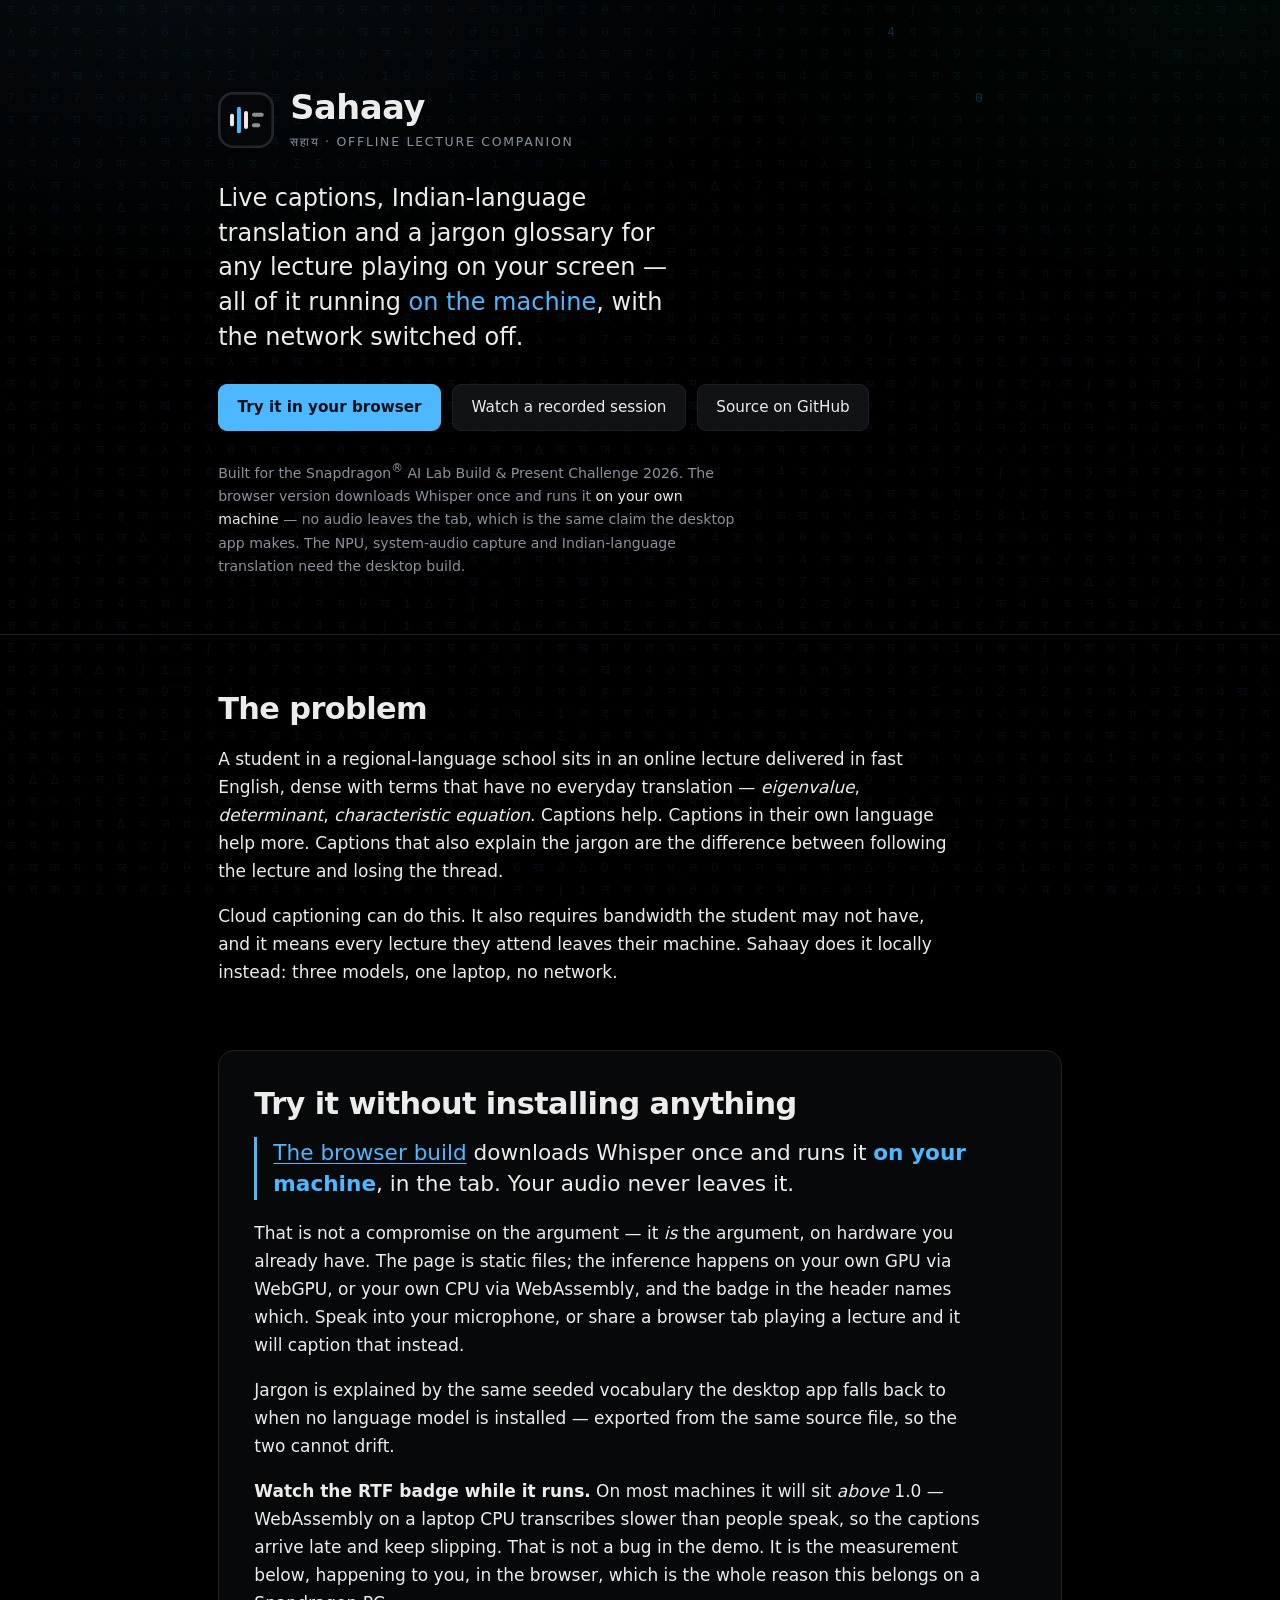
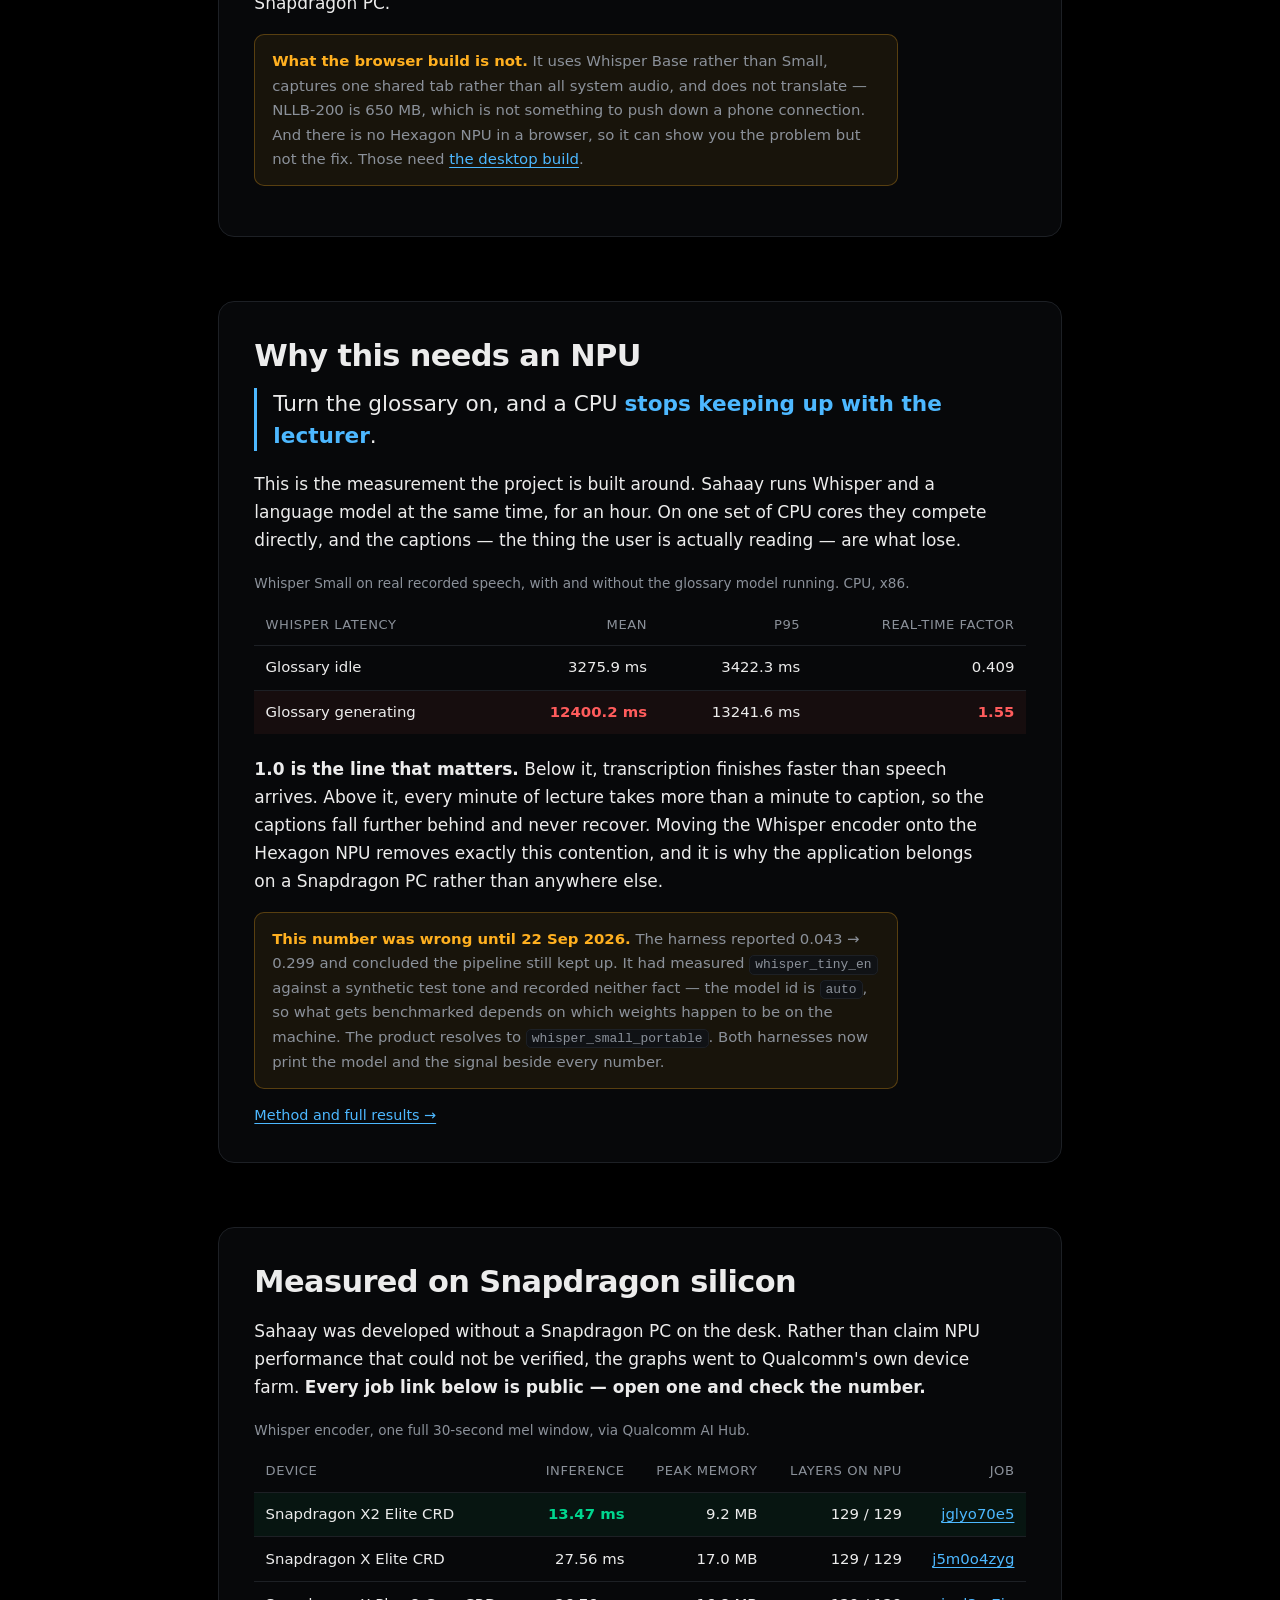
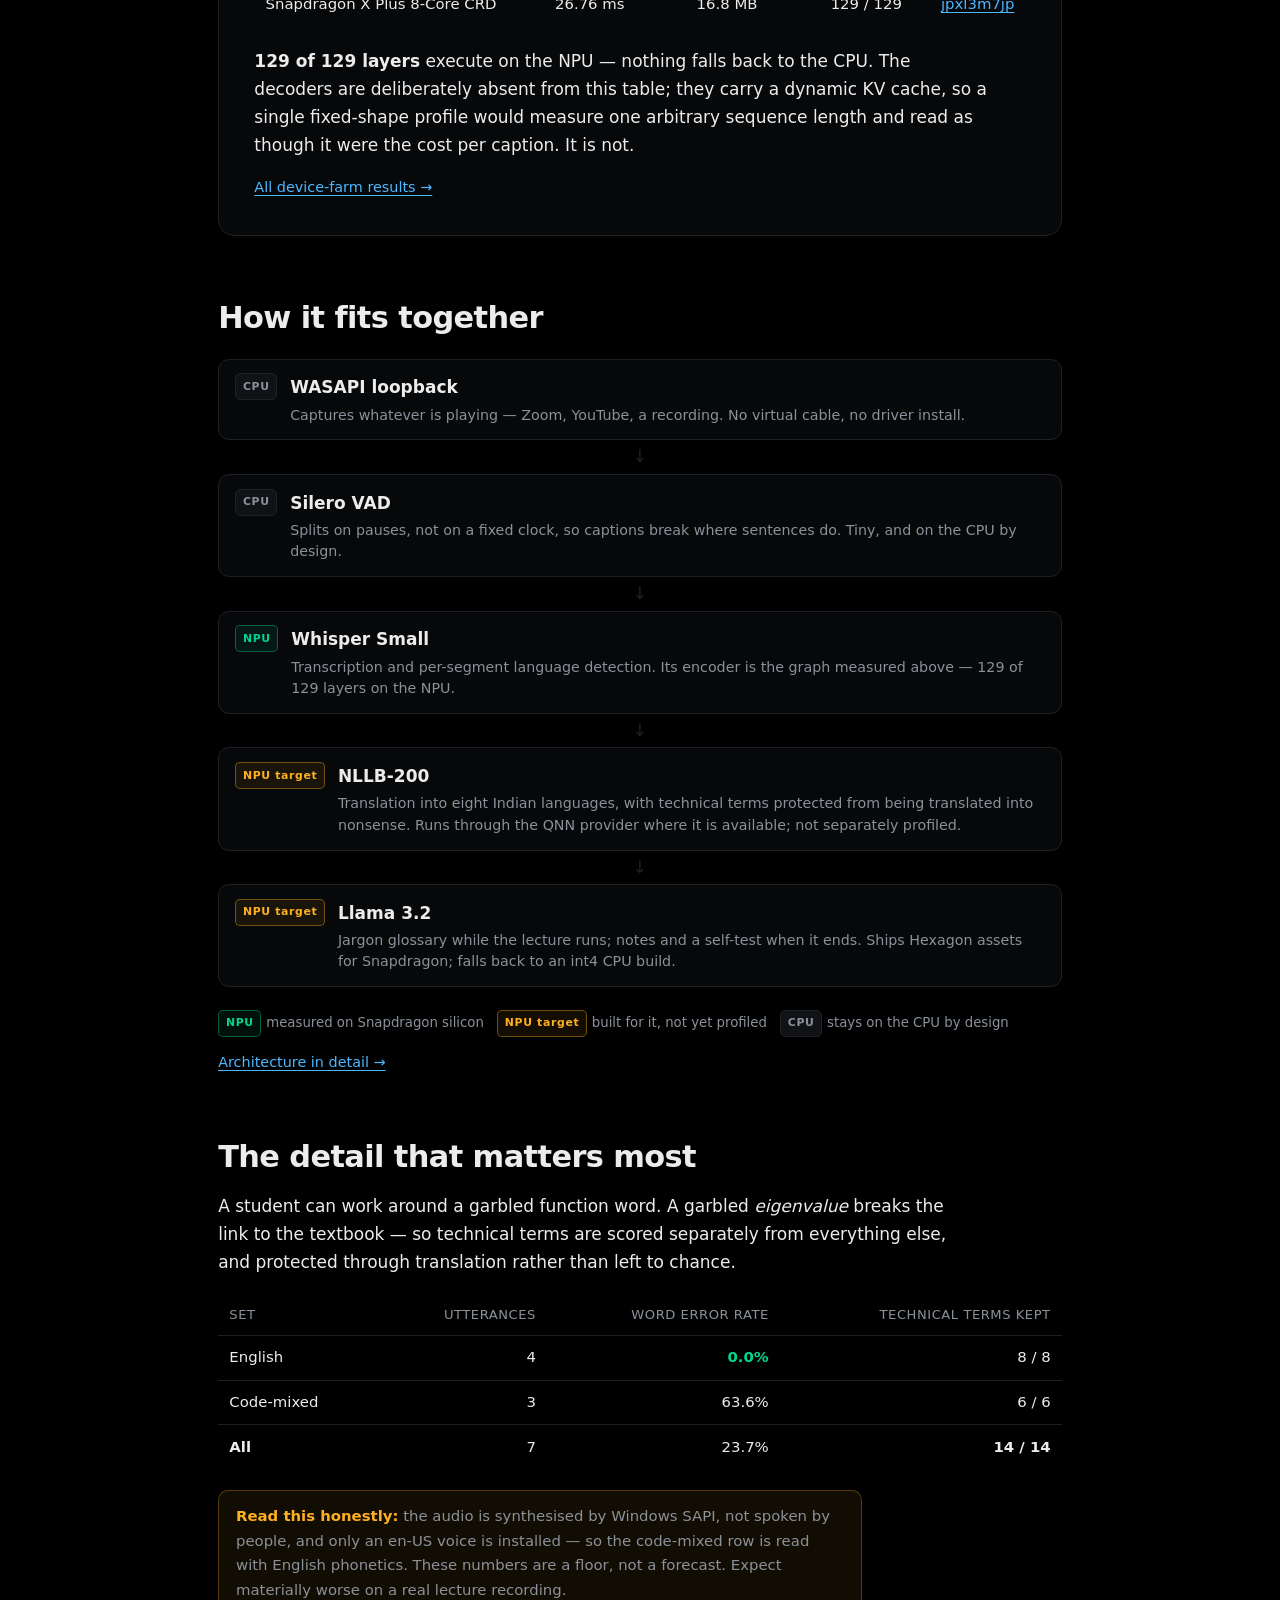
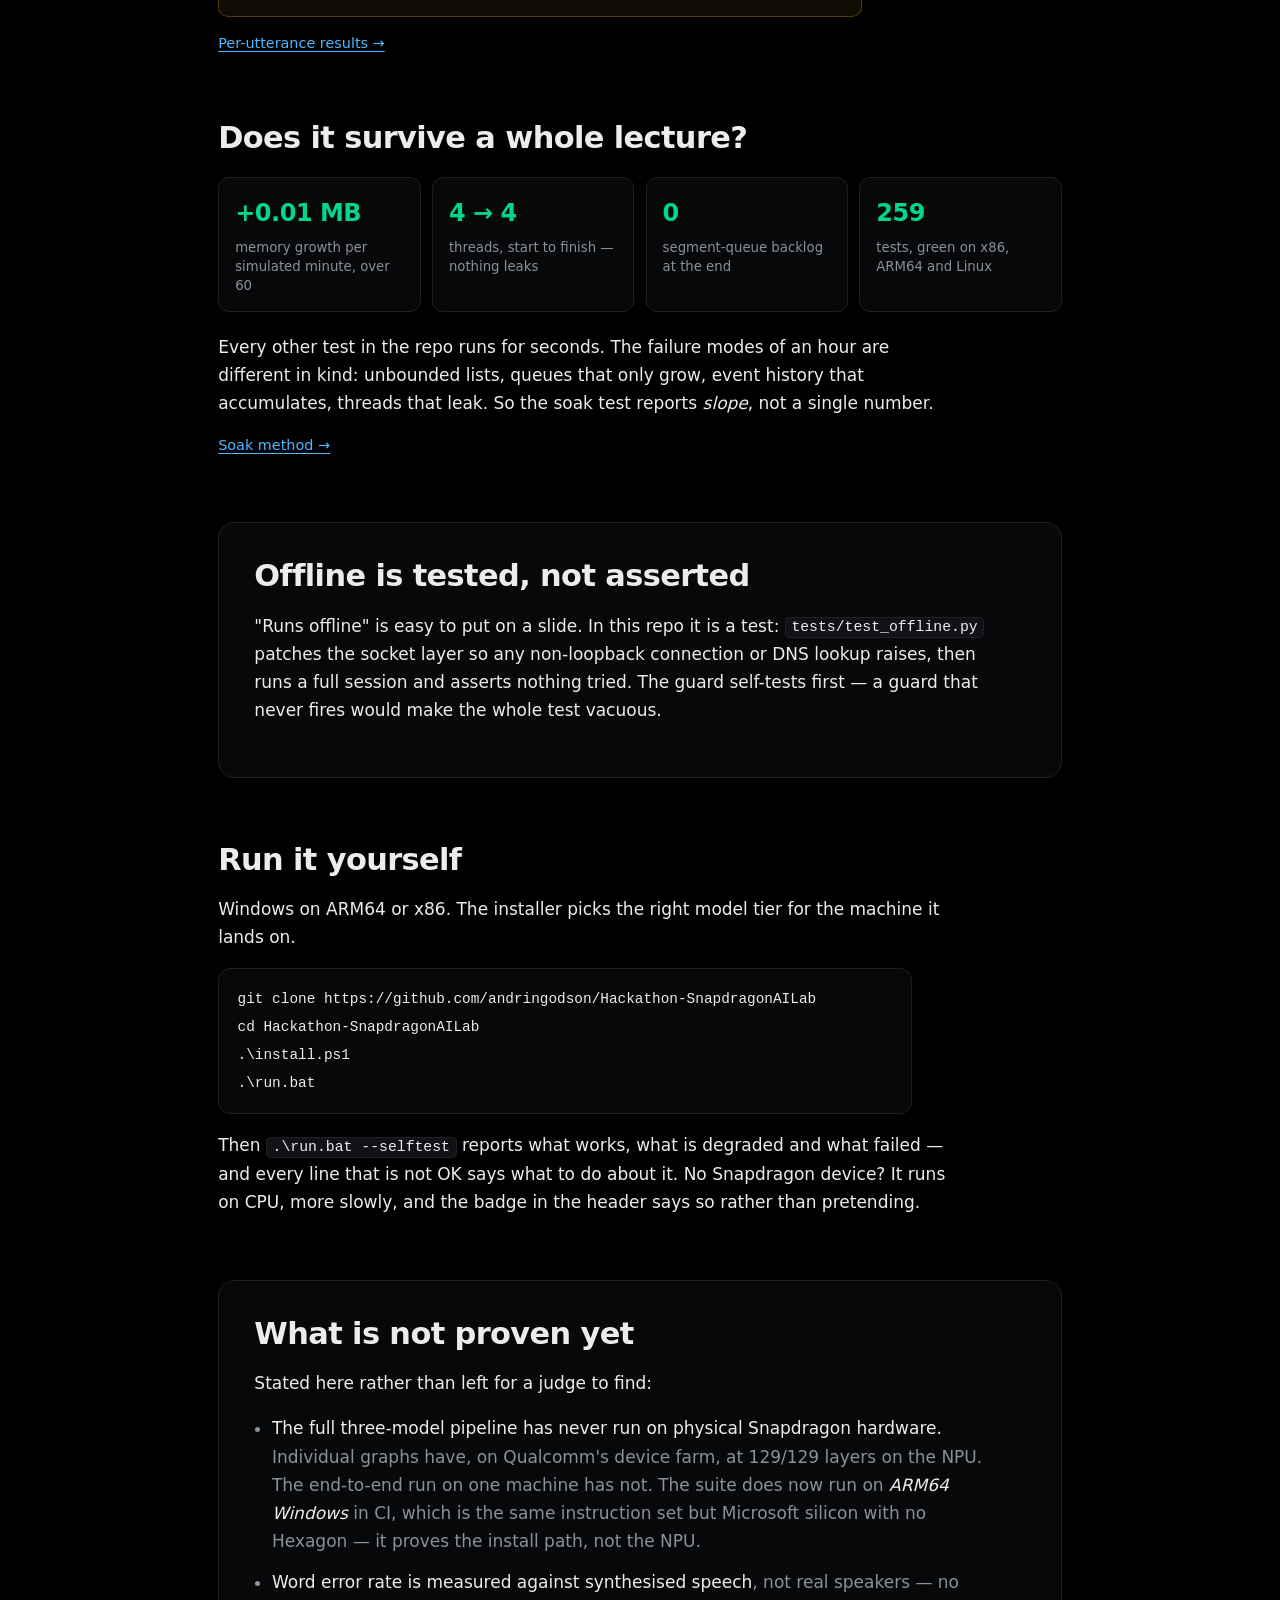
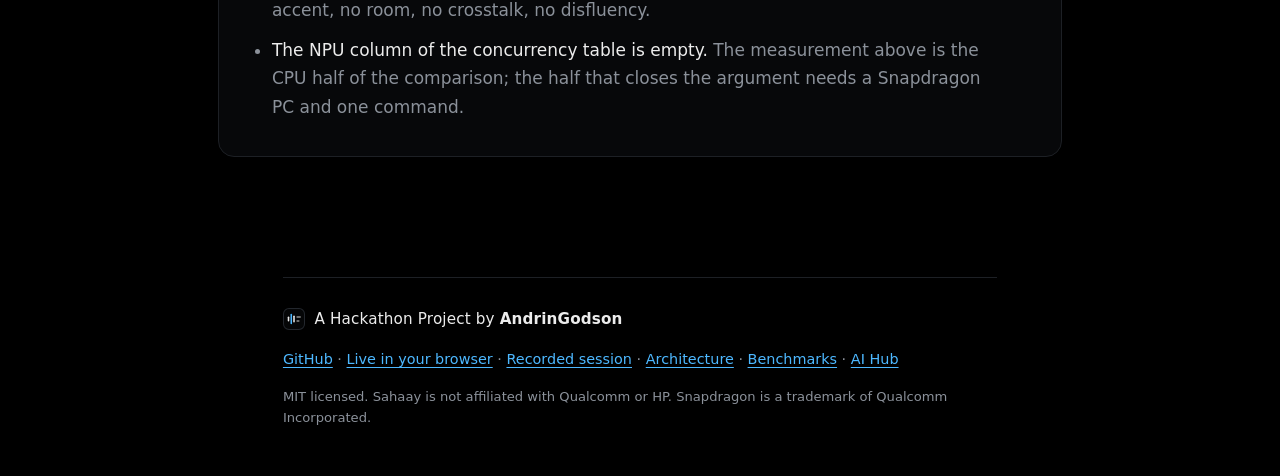
<file: web/index.html>
<!DOCTYPE html>
<html lang="en">
<head>
<meta charset="utf-8">
<meta name="viewport" content="width=device-width, initial-scale=1">
<title>Sahaay — offline lecture captioning for Snapdragon PCs</title>
<meta name="description" content="Live lecture captions, Indian-language translation and a jargon glossary, running entirely on a Snapdragon PC. No audio leaves the device.">
<meta property="og:title" content="Sahaay — offline lecture captioning for Snapdragon PCs">
<meta property="og:description" content="Whisper, NLLB and Llama running side by side on-device. On a CPU the glossary pushes captions past real time — which is the argument for the NPU.">
<meta property="og:type" content="website">
<link rel="stylesheet" href="static/site.css">
<link rel="icon" href="static/logo.svg" type="image/svg+xml">
<meta name="theme-color" content="#000000">
<script src="static/matrix.js" data-ambient="on" defer></script>
</head>
<body>

<header class="hero">
  <div class="wrap">
    <div class="brand">
      <svg class="logo" viewBox="0 0 64 64" aria-hidden="true"><rect x="1.5" y="1.5" width="61" height="61" rx="16" fill="#050607" stroke="#23272d" stroke-width="3"/><g fill="none" stroke-linecap="round" stroke-width="4.5"><path d="M16 27v10" stroke="#ececec"/><path d="M24 19v26" stroke="#4db8ff"/><path d="M32 24v16" stroke="#ececec"/><path d="M41 26h9" stroke="#ececec" stroke-opacity=".6"/><path d="M41 38h5" stroke="#ececec" stroke-opacity=".6"/></g></svg>
      <div>
        <h1>Sahaay</h1>
        <p class="tag">सहाय · offline lecture companion</p>
      </div>
    </div>

    <p class="lede">
      Live captions, Indian-language translation and a jargon glossary for any
      lecture playing on your screen — all of it running <em>on the machine</em>,
      with the network switched off.
    </p>

    <div class="cta">
      <a class="btn btn-primary" href="live/">Try it in your browser</a>
      <a class="btn" href="demo/?play=1">Watch a recorded session</a>
      <a class="btn" href="https://github.com/andringodson/Hackathon-SnapdragonAILab">Source on GitHub</a>
    </div>

    <p class="note">
      Built for the Snapdragon<sup>®</sup> AI Lab Build &amp; Present Challenge 2026.
      The browser version downloads Whisper once and runs it <strong>on your own
      machine</strong> — no audio leaves the tab, which is the same claim the
      desktop app makes. The NPU, system-audio capture and Indian-language
      translation need the desktop build.
    </p>
  </div>
</header>

<main class="wrap">

  <!-- ---------------------------------------------------------------- -->
  <section>
    <h2>The problem</h2>
    <p>
      A student in a regional-language school sits in an online lecture
      delivered in fast English, dense with terms that have no everyday
      translation — <em>eigenvalue</em>, <em>determinant</em>,
      <em>characteristic equation</em>. Captions help. Captions in their own
      language help more. Captions that also explain the jargon are the
      difference between following the lecture and losing the thread.
    </p>
    <p>
      Cloud captioning can do this. It also requires bandwidth the student may
      not have, and it means every lecture they attend leaves their machine.
      Sahaay does it locally instead: three models, one laptop, no network.
    </p>
  </section>

  <!-- ---------------------------------------------------------------- -->
  <section class="feature">
    <h2>Try it without installing anything</h2>
    <p class="claim">
      <a href="live/">The browser build</a> downloads Whisper once and runs it
      <strong>on your machine</strong>, in the tab. Your audio never leaves it.
    </p>
    <p>
      That is not a compromise on the argument — it <em>is</em> the argument, on
      hardware you already have. The page is static files; the inference happens
      on your own GPU via WebGPU, or your own CPU via WebAssembly, and the badge
      in the header names which. Speak into your microphone, or share a browser
      tab playing a lecture and it will caption that instead.
    </p>
    <p>
      Jargon is explained by the same seeded vocabulary the desktop app falls
      back to when no language model is installed — exported from the same
      source file, so the two cannot drift.
    </p>
    <p>
      <strong>Watch the RTF badge while it runs.</strong> On most machines it
      will sit <em>above</em> 1.0 — WebAssembly on a laptop CPU transcribes
      slower than people speak, so the captions arrive late and keep slipping.
      That is not a bug in the demo. It is the measurement below, happening to
      you, in the browser, which is the whole reason this belongs on a
      Snapdragon PC.
    </p>
    <p class="caveat">
      <strong>What the browser build is not.</strong> It uses Whisper Base
      rather than Small, captures one shared tab rather than all system audio,
      and does not translate — NLLB-200 is 650 MB, which is not something to
      push down a phone connection. And there is no Hexagon NPU in a browser,
      so it can show you the problem but not the fix. Those need
      <a href="https://github.com/andringodson/Hackathon-SnapdragonAILab">the desktop build</a>.
    </p>
  </section>

  <!-- ---------------------------------------------------------------- -->
  <section class="feature">
    <h2>Why this needs an NPU</h2>
    <p class="claim">
      Turn the glossary on, and a CPU <strong>stops keeping up with the
      lecturer</strong>.
    </p>
    <p>
      This is the measurement the project is built around. Sahaay runs Whisper
      and a language model at the same time, for an hour. On one set of CPU
      cores they compete directly, and the captions — the thing the user is
      actually reading — are what lose.
    </p>

    <table>
      <caption>Whisper Small on real recorded speech, with and without the glossary model running. CPU, x86.</caption>
      <thead>
        <tr><th>Whisper latency</th><th>Mean</th><th>p95</th><th>Real-time factor</th></tr>
      </thead>
      <tbody>
        <tr><td>Glossary idle</td><td>3275.9 ms</td><td>3422.3 ms</td><td>0.409</td></tr>
        <tr class="bad"><td>Glossary generating</td><td><strong>12400.2 ms</strong></td><td>13241.6 ms</td><td><strong>1.55</strong></td></tr>
      </tbody>
    </table>

    <p>
      <strong>1.0 is the line that matters.</strong> Below it, transcription
      finishes faster than speech arrives. Above it, every minute of lecture
      takes more than a minute to caption, so the captions fall further behind
      and never recover. Moving the Whisper encoder onto the Hexagon NPU removes
      exactly this contention, and it is why the application belongs on a
      Snapdragon PC rather than anywhere else.
    </p>
    <p class="caveat">
      <strong>This number was wrong until 22 Sep 2026.</strong> The harness
      reported 0.043 → 0.299 and concluded the pipeline still kept up. It had
      measured <code>whisper_tiny_en</code> against a synthetic test tone and
      recorded neither fact — the model id is <code>auto</code>, so what gets
      benchmarked depends on which weights happen to be on the machine. The
      product resolves to <code>whisper_small_portable</code>. Both harnesses
      now print the model and the signal beside every number.
    </p>
    <p class="src"><a href="https://github.com/andringodson/Hackathon-SnapdragonAILab/blob/main/docs/CONCURRENCY.md">Method and full results →</a></p>
  </section>

  <!-- ---------------------------------------------------------------- -->
  <section class="feature">
    <h2>Measured on Snapdragon silicon</h2>
    <p>
      Sahaay was developed without a Snapdragon PC on the desk. Rather than
      claim NPU performance that could not be verified, the graphs went to
      Qualcomm's own device farm. <strong>Every job link below is public — open
      one and check the number.</strong>
    </p>

    <table>
      <caption>Whisper encoder, one full 30-second mel window, via Qualcomm AI Hub.</caption>
      <thead>
        <tr><th>Device</th><th>Inference</th><th>Peak memory</th><th>Layers on NPU</th><th>Job</th></tr>
      </thead>
      <tbody>
        <tr class="good">
          <td>Snapdragon X2 Elite CRD</td><td><strong>13.47 ms</strong></td><td>9.2 MB</td><td>129 / 129</td>
          <td><a href="https://workbench.aihub.qualcomm.com/jobs/jglyo70e5/">jglyo70e5</a></td>
        </tr>
        <tr>
          <td>Snapdragon X Elite CRD</td><td>27.56 ms</td><td>17.0 MB</td><td>129 / 129</td>
          <td><a href="https://workbench.aihub.qualcomm.com/jobs/j5m0o4zyg/">j5m0o4zyg</a></td>
        </tr>
        <tr>
          <td>Snapdragon X Plus 8-Core CRD</td><td>26.76 ms</td><td>16.8 MB</td><td>129 / 129</td>
          <td><a href="https://workbench.aihub.qualcomm.com/jobs/jpxl3m7jp/">jpxl3m7jp</a></td>
        </tr>
      </tbody>
    </table>

    <p>
      <strong>129 of 129 layers</strong> execute on the NPU — nothing falls back
      to the CPU. The decoders are deliberately absent from this table; they
      carry a dynamic KV cache, so a single fixed-shape profile would measure
      one arbitrary sequence length and read as though it were the cost per
      caption. It is not.
    </p>
    <p class="src"><a href="https://github.com/andringodson/Hackathon-SnapdragonAILab/blob/main/docs/AIHUB.md">All device-farm results →</a></p>
  </section>

  <!-- ---------------------------------------------------------------- -->
  <section>
    <h2>How it fits together</h2>
    <div class="pipeline">
      <div class="stage"><span class="where cpu">CPU</span><strong>WASAPI loopback</strong><span>Captures whatever is playing — Zoom, YouTube, a recording. No virtual cable, no driver install.</span></div>
      <div class="arrow" aria-hidden="true">↓</div>
      <div class="stage"><span class="where cpu">CPU</span><strong>Silero VAD</strong><span>Splits on pauses, not on a fixed clock, so captions break where sentences do. Tiny, and on the CPU by design.</span></div>
      <div class="arrow" aria-hidden="true">↓</div>
      <div class="stage"><span class="where npu">NPU</span><strong>Whisper Small</strong><span>Transcription and per-segment language detection. Its encoder is the graph measured above — 129 of 129 layers on the NPU.</span></div>
      <div class="arrow" aria-hidden="true">↓</div>
      <div class="stage"><span class="where target">NPU target</span><strong>NLLB-200</strong><span>Translation into eight Indian languages, with technical terms protected from being translated into nonsense. Runs through the QNN provider where it is available; not separately profiled.</span></div>
      <div class="arrow" aria-hidden="true">↓</div>
      <div class="stage"><span class="where target">NPU target</span><strong>Llama 3.2</strong><span>Jargon glossary while the lecture runs; notes and a self-test when it ends. Ships Hexagon assets for Snapdragon; falls back to an int4 CPU build.</span></div>
    </div>

    <p class="legend">
      <span class="where npu">NPU</span> measured on Snapdragon silicon &nbsp;
      <span class="where target">NPU target</span> built for it, not yet profiled &nbsp;
      <span class="where cpu">CPU</span> stays on the CPU by design
    </p>
    <p class="src"><a href="https://github.com/andringodson/Hackathon-SnapdragonAILab/blob/main/docs/ARCHITECTURE.md">Architecture in detail →</a></p>
  </section>

  <!-- ---------------------------------------------------------------- -->
  <section>
    <h2>The detail that matters most</h2>
    <p>
      A student can work around a garbled function word. A garbled
      <em>eigenvalue</em> breaks the link to the textbook — so technical terms
      are scored separately from everything else, and protected through
      translation rather than left to chance.
    </p>
    <table class="compact">
      <thead><tr><th>Set</th><th>Utterances</th><th>Word error rate</th><th>Technical terms kept</th></tr></thead>
      <tbody>
        <tr><td>English</td><td>4</td><td class="good-cell"><strong>0.0%</strong></td><td>8 / 8</td></tr>
        <tr><td>Code-mixed</td><td>3</td><td>63.6%</td><td>6 / 6</td></tr>
        <tr><td><strong>All</strong></td><td>7</td><td>23.7%</td><td><strong>14 / 14</strong></td></tr>
      </tbody>
    </table>
    <p class="caveat">
      <strong>Read this honestly:</strong> the audio is synthesised by Windows
      SAPI, not spoken by people, and only an en-US voice is installed — so the
      code-mixed row is read with English phonetics. These numbers are a floor,
      not a forecast. Expect materially worse on a real lecture recording.
    </p>
    <p class="src"><a href="https://github.com/andringodson/Hackathon-SnapdragonAILab/blob/main/docs/ACCURACY.md">Per-utterance results →</a></p>
  </section>

  <!-- ---------------------------------------------------------------- -->
  <section>
    <h2>Does it survive a whole lecture?</h2>
    <div class="stats">
      <div class="stat"><b>+0.01 MB</b><span>memory growth per simulated minute, over 60</span></div>
      <div class="stat"><b>4 → 4</b><span>threads, start to finish — nothing leaks</span></div>
      <div class="stat"><b>0</b><span>segment-queue backlog at the end</span></div>
      <div class="stat"><b>259</b><span>tests, green on x86, ARM64 and Linux</span></div>
    </div>
    <p>
      Every other test in the repo runs for seconds. The failure modes of an
      hour are different in kind: unbounded lists, queues that only grow, event
      history that accumulates, threads that leak. So the soak test reports
      <em>slope</em>, not a single number.
    </p>
    <p class="src"><a href="https://github.com/andringodson/Hackathon-SnapdragonAILab/blob/main/docs/SOAK.md">Soak method →</a></p>
  </section>

  <!-- ---------------------------------------------------------------- -->
  <section class="feature">
    <h2>Offline is tested, not asserted</h2>
    <p>
      "Runs offline" is easy to put on a slide. In this repo it is a test:
      <code>tests/test_offline.py</code> patches the socket layer so any
      non-loopback connection or DNS lookup raises, then runs a full session
      and asserts nothing tried. The guard self-tests first — a guard that
      never fires would make the whole test vacuous.
    </p>
  </section>

  <!-- ---------------------------------------------------------------- -->
  <section>
    <h2>Run it yourself</h2>
    <p>Windows on ARM64 or x86. The installer picks the right model tier for the machine it lands on.</p>
<pre><code>git clone https://github.com/andringodson/Hackathon-SnapdragonAILab
cd Hackathon-SnapdragonAILab
.\install.ps1
.\run.bat</code></pre>
    <p>
      Then <code>.\run.bat --selftest</code> reports what works, what is
      degraded and what failed — and every line that is not OK says what to do
      about it. No Snapdragon device? It runs on CPU, more slowly, and the
      badge in the header says so rather than pretending.
    </p>
  </section>

  <!-- ---------------------------------------------------------------- -->
  <section class="feature">
    <h2>What is not proven yet</h2>
    <p>Stated here rather than left for a judge to find:</p>
    <ul class="gaps">
      <li>
        <strong>The full three-model pipeline has never run on physical
        Snapdragon hardware.</strong> Individual graphs have, on Qualcomm's
        device farm, at 129/129 layers on the NPU. The end-to-end run on one
        machine has not. The suite does now run on <em>ARM64 Windows</em> in
        CI, which is the same instruction set but Microsoft silicon with no
        Hexagon — it proves the install path, not the NPU.
      </li>
      <li>
        <strong>Word error rate is measured against synthesised speech</strong>,
        not real speakers — no accent, no room, no crosstalk, no disfluency.
      </li>
      <li>
        <strong>The NPU column of the concurrency table is empty.</strong> The
        measurement above is the CPU half of the comparison; the half that
        closes the argument needs a Snapdragon PC and one command.
      </li>
    </ul>
  </section>

</main>

<footer class="wrap">
  <p class="credit"><svg class="logo" viewBox="0 0 64 64" aria-hidden="true"><rect x="1.5" y="1.5" width="61" height="61" rx="16" fill="#050607" stroke="#23272d" stroke-width="3"/><g fill="none" stroke-linecap="round" stroke-width="4.5"><path d="M16 27v10" stroke="#ececec"/><path d="M24 19v26" stroke="#4db8ff"/><path d="M32 24v16" stroke="#ececec"/><path d="M41 26h9" stroke="#ececec" stroke-opacity=".6"/><path d="M41 38h5" stroke="#ececec" stroke-opacity=".6"/></g></svg><span>A Hackathon Project by <a href="https://github.com/andringodson/Hackathon-SnapdragonAILab">AndrinGodson</a></span></p>
  <p>
    <a href="https://github.com/andringodson/Hackathon-SnapdragonAILab">GitHub</a> ·
    <a href="live/">Live in your browser</a> ·
    <a href="demo/?play=1">Recorded session</a> ·
    <a href="https://github.com/andringodson/Hackathon-SnapdragonAILab/blob/main/docs/ARCHITECTURE.md">Architecture</a> ·
    <a href="https://github.com/andringodson/Hackathon-SnapdragonAILab/blob/main/docs/BENCHMARKS.md">Benchmarks</a> ·
    <a href="https://github.com/andringodson/Hackathon-SnapdragonAILab/blob/main/docs/AIHUB.md">AI Hub</a>
  </p>
  <p class="small">
    MIT licensed. Sahaay is not affiliated with Qualcomm or HP. Snapdragon is a
    trademark of Qualcomm Incorporated.
  </p>
</footer>

</body>
</html>
</file>
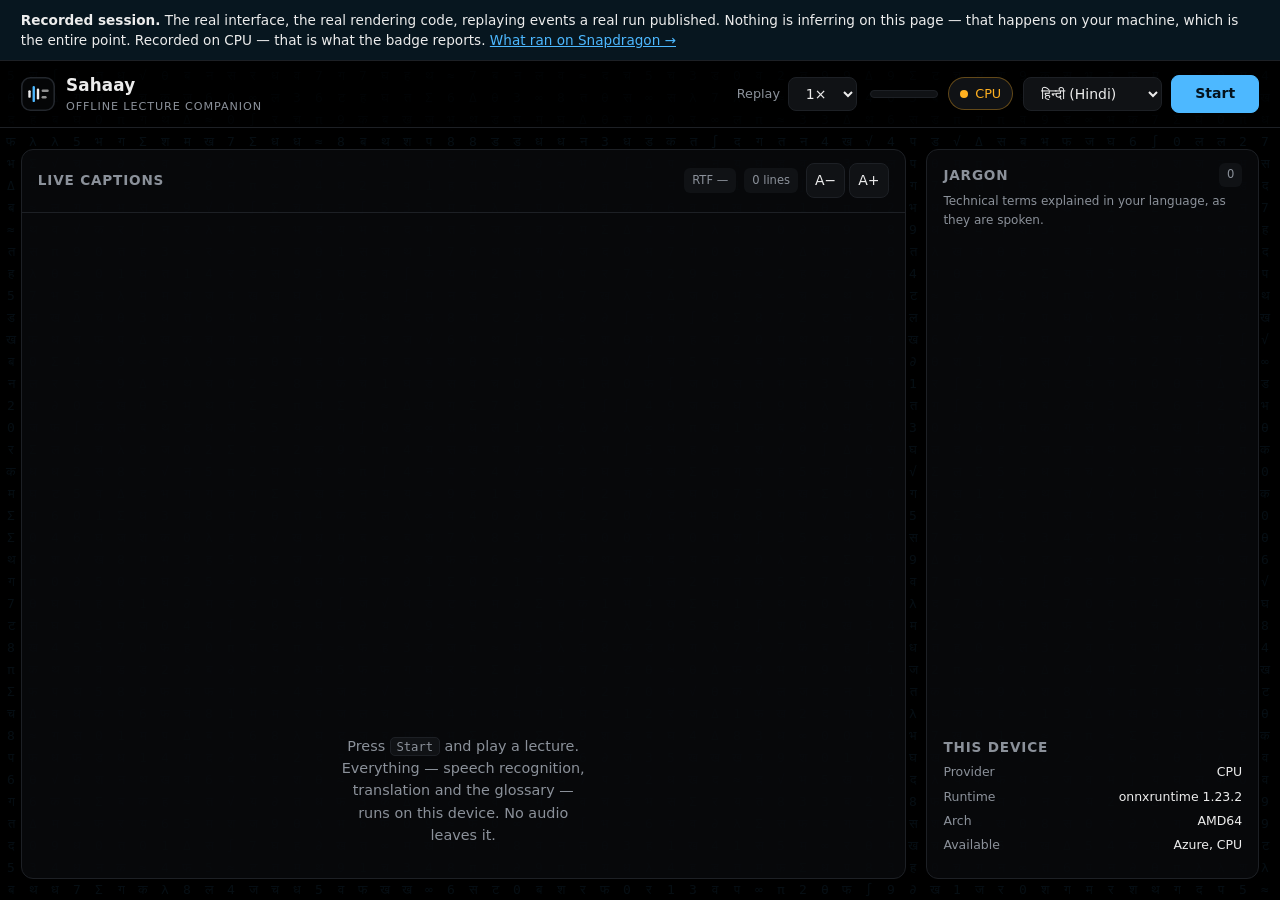
<file: web/demo/index.html>
<!DOCTYPE html>
<html lang="en">
<head>
<meta charset="utf-8">
<meta name="viewport" content="width=device-width, initial-scale=1">
<title>Sahaay — recorded session</title>
<link rel="stylesheet" href="../static/style.css">
<link rel="stylesheet" href="../static/replay.css">
<link rel="icon" href="../static/logo.svg" type="image/svg+xml">
<meta name="theme-color" content="#000000">
</head>
<body>

<div class="replay-banner">
  <strong>Recorded session.</strong>
  The real interface, the real rendering code, replaying events a real run
  published. <span class="replay-long">Nothing is inferring on this page &mdash;
  that happens on your machine, which is the entire point.
  <span id="replay-origin"></span></span>
  <a href="../">What ran on Snapdragon &rarr;</a>
</div>

<header class="bar">
  <div class="brand">
    <svg class="logo" viewBox="0 0 64 64" aria-hidden="true"><rect x="1.5" y="1.5" width="61" height="61" rx="16" fill="#050607" stroke="#23272d" stroke-width="3"/><g fill="none" stroke-linecap="round" stroke-width="4.5"><path d="M16 27v10" stroke="#ececec"/><path d="M24 19v26" stroke="#4db8ff"/><path d="M32 24v16" stroke="#ececec"/><path d="M41 26h9" stroke="#ececec" stroke-opacity=".6"/><path d="M41 38h5" stroke="#ececec" stroke-opacity=".6"/></g></svg>
    <div>
      <h1>Sahaay</h1>
      <p class="tag">Offline lecture companion</p>
    </div>
  </div>

  <div class="bar-right">
    <!-- The EP badge is the whole Snapdragon story in one element: it says
         what silicon the models are actually on, live. -->
    <!-- Input level. Every other signal in this UI is downstream of a
         caption, so a silent capture device looks exactly like a quiet
         lecturer. This moves whenever sound reaches the app. -->
    <div id="level" class="level" title="Input level" aria-hidden="true">
      <span id="level-fill" class="level-fill"></span>
    </div>

    <div id="device" class="badge badge-muted" title="Execution provider in use">
      <span class="dot"></span><span id="device-label">connecting…</span>
    </div>

    <label class="field">
      <span class="sr-only">Caption language</span>
      <select id="language" aria-label="Translate captions into"></select>
    </label>

    <button id="toggle" class="btn btn-primary" disabled>Start</button>
  </div>
</header>

<main>
  <section class="live" aria-label="Live captions">
    <div class="live-head">
      <h2>Live captions</h2>
      <div class="live-meta">
        <span id="rtf" class="pill" title="Real-time factor: below 1.0 means we keep up with live speech">RTF —</span>
        <span id="count" class="pill">0 lines</span>
        <div class="text-size" role="group" aria-label="Caption text size">
          <button id="smaller" class="btn btn-icon" title="Smaller captions">A−</button>
          <button id="bigger" class="btn btn-icon" title="Larger captions">A+</button>
        </div>
      </div>
    </div>

    <ol id="captions" class="captions" aria-live="polite" aria-atomic="false"></ol>

    <p id="empty" class="empty">
      Press <kbd>Start</kbd> and play a lecture. Everything — speech recognition,
      translation and the glossary — runs on this device. No audio leaves it.
    </p>
  </section>

  <aside class="side" aria-label="Glossary and session">
    <div class="side-head">
      <h2>Jargon</h2>
      <span id="gloss-count" class="pill">0</span>
    </div>
    <p class="side-hint">Technical terms explained in your language, as they are spoken.</p>
    <ul id="glossary" class="glossary"></ul>

    <div class="side-head" style="margin-top:1.5rem">
      <h2>This device</h2>
    </div>
    <dl id="devinfo" class="devinfo"></dl>
  </aside>
</main>

<!-- Session notes slide up when a session ends. -->
<div id="notes" class="sheet" hidden aria-label="Session notes">
  <div class="sheet-head">
    <h2 id="notes-title">Session notes</h2>
    <div>
      <a id="notes-copy" class="btn" href="#">Copy Markdown</a>
      <button id="notes-close" class="btn">Close</button>
    </div>
  </div>
  <p id="notes-path" class="notes-path"></p>
  <div id="notes-body" class="notes-body"></div>
</div>

<div id="toast" class="toast" hidden role="status"></div>

<script src="../static/matrix.js" defer></script>
<script src="../static/replay.js"></script>
<script src="../static/app.js"></script>
</body>
</html>
</file>
<file: web/static/site.css>
/* Landing page for the hosted site.
   Shares the product's OLED palette so the demo does not feel like a
   different application, but this is a document, not an app: it scrolls and
   it has a readable measure. Every transition here is CSS on transform and
   opacity, so the compositor runs it and the main thread stays free. */

:root {
  color-scheme: dark;
  --bg: #000000;
  --surface: rgba(9, 10, 12, 0.84);
  --surface-2: #101215;
  --line: #1d2025;
  --line-hi: #2c3139;
  --text: #ececec;
  --text-dim: #8b919a;
  --accent: #4db8ff;
  --accent-dim: #07161f;
  --accent-glow: rgba(77, 184, 255, 0.28);
  --npu: #00d68f;
  --warn: #ffb020;
  --danger: #ff5c5c;
  --radius: 12px;
  --measure: 68ch;
  --ease: cubic-bezier(0.2, 0.7, 0.2, 1);
}

.matrix-bg {
  position: fixed;
  inset: 0;
  width: 100%;
  height: 100%;
  z-index: -1;
  pointer-events: none;
}

* { box-sizing: border-box; }

html { scroll-behavior: smooth; }

body {
  margin: 0;
  background: var(--bg);
  color: var(--text);
  font: 400 17px/1.65 "Segoe UI Variable", "Segoe UI", system-ui, -apple-system, sans-serif;
  -webkit-font-smoothing: antialiased;
}

.wrap {
  width: min(100% - 2.5rem, 78ch);
  margin-inline: auto;
}

h1, h2, h3 { line-height: 1.2; letter-spacing: -0.02em; margin: 0; font-weight: 600; }
h2 { font-size: clamp(1.4rem, 1.1rem + 1vw, 1.9rem); margin-bottom: 0.9rem; }
p { max-width: var(--measure); }
a { color: var(--accent); text-decoration-thickness: 1px; text-underline-offset: 3px;
    transition: color 0.2s, text-underline-offset 0.2s; }
a:hover { color: #8fd2ff; text-underline-offset: 5px; }
em { color: var(--text); font-style: italic; }

code {
  font-family: "Cascadia Code", "Consolas", ui-monospace, monospace;
  font-size: 0.87em;
  background: var(--surface-2);
  border: 1px solid var(--line);
  border-radius: 5px;
  padding: 0.1em 0.38em;
}

pre {
  background: var(--surface);
  border: 1px solid var(--line);
  border-radius: var(--radius);
  padding: 1rem 1.15rem;
  overflow-x: auto;
  max-width: var(--measure);
}
pre code { background: none; border: 0; padding: 0; font-size: 0.9rem; line-height: 1.7; }

/* ---------- hero ---------- */

.hero {
  padding: clamp(2.5rem, 1rem + 7vw, 5.5rem) 0 clamp(2rem, 1rem + 4vw, 3.5rem);
  background:
    radial-gradient(60rem 30rem at 15% -10%, rgba(77, 184, 255, 0.07), transparent 70%),
    radial-gradient(45rem 26rem at 95% 0%, rgba(0, 214, 143, 0.04), transparent 70%);
  border-bottom: 1px solid var(--line);
}

/* The hero arrives in order: mark, sentence, buttons, fine print. */
.hero .wrap > * { animation: enter 0.8s var(--ease) both; }
.hero .wrap > :nth-child(2) { animation-delay: 0.08s; }
.hero .wrap > :nth-child(3) { animation-delay: 0.16s; }
.hero .wrap > :nth-child(4) { animation-delay: 0.24s; }

@keyframes enter {
  from { opacity: 0; transform: translateY(14px); }
  to { opacity: 1; transform: none; }
}

.brand { display: flex; align-items: center; gap: 1rem; margin-bottom: 1.8rem; }
.logo { width: 56px; height: 56px; flex: none; display: block;
        transition: transform 0.45s var(--ease), filter 0.45s var(--ease); }
.brand:hover .logo { transform: rotate(-6deg) scale(1.05); filter: drop-shadow(0 0 16px var(--accent-glow)); }
.brand h1 { font-size: 2.1rem; letter-spacing: -0.01em; }
.tag { margin: 0.2rem 0 0; color: var(--text-dim); font-size: 0.78rem;
       letter-spacing: 0.14em; text-transform: uppercase; }

.lede {
  font-size: clamp(1.15rem, 1rem + 0.75vw, 1.5rem);
  line-height: 1.45;
  max-width: 30ch;
  margin: 0 0 1.8rem;
}
.lede em { color: var(--accent); font-style: normal; }

.cta { display: flex; flex-wrap: wrap; gap: 0.7rem; margin-bottom: 1.8rem; }

.btn {
  display: inline-block;
  padding: 0.62rem 1.15rem;
  border-radius: 9px;
  border: 1px solid var(--line);
  background: var(--surface-2);
  color: var(--text);
  font-size: 0.95rem;
  font-weight: 500;
  text-decoration: none;
  transition: border-color 0.2s, background 0.2s, color 0.2s,
              box-shadow 0.3s var(--ease), transform 0.3s var(--ease);
}
.btn:hover { border-color: var(--accent); color: var(--text); transform: translateY(-2px);
             box-shadow: 0 8px 24px -10px var(--accent-glow); text-decoration: none; }
.btn:active { transform: translateY(0) scale(0.98); }
.btn-primary { background: var(--accent); border-color: var(--accent); color: #03111a; font-weight: 600; }
.btn-primary:hover { color: #03111a; box-shadow: 0 10px 30px -8px rgba(77, 184, 255, 0.55); }

.note { color: var(--text-dim); font-size: 0.88rem; max-width: 58ch; margin: 0; }
.note strong { color: var(--text); font-weight: 500; }

/* ---------- sections ---------- */

main { padding: clamp(2rem, 1rem + 4vw, 3.5rem) 0; }
section { margin-bottom: clamp(2.5rem, 1.5rem + 4vw, 4rem); }

/* Sections rise in as they scroll into view. Scroll-driven, so there is no
   JavaScript and no observer; a browser without it just shows them. */
@supports (animation-timeline: view()) {
  main > section {
    animation: enter linear both;
    animation-timeline: view();
    animation-range: entry 0% entry 30%;
  }
}

.feature {
  background: var(--surface);
  border: 1px solid var(--line);
  border-radius: 16px;
  padding: clamp(1.4rem, 1rem + 2vw, 2.2rem);
  transition: border-color 0.35s;
}
.feature:hover { border-color: var(--line-hi); }

.claim {
  font-size: clamp(1.1rem, 1rem + 0.7vw, 1.35rem);
  line-height: 1.45;
  color: var(--text);
  border-left: 3px solid var(--accent);
  padding-left: 1rem;
  margin: 0 0 1.2rem;
}
.claim strong { color: var(--accent); }

.src { font-size: 0.9rem; margin-bottom: 0; }

.caveat {
  background: rgba(255, 176, 32, 0.07);
  border: 1px solid rgba(255, 176, 32, 0.28);
  border-radius: 10px;
  padding: 0.85rem 1.05rem;
  font-size: 0.93rem;
  color: var(--text-dim);
}
.caveat strong { color: var(--warn); }

/* ---------- tables ---------- */

table {
  width: 100%;
  border-collapse: collapse;
  margin: 1.1rem 0 1.3rem;
  font-size: 0.93rem;
  font-variant-numeric: tabular-nums;
}
caption {
  caption-side: top;
  text-align: left;
  color: var(--text-dim);
  font-size: 0.85rem;
  padding-bottom: 0.6rem;
}
th, td { text-align: left; padding: 0.6rem 0.7rem; border-bottom: 1px solid var(--line); transition: background 0.2s; }
tbody tr:hover td { background: rgba(77, 184, 255, 0.05); }

/* The device-farm table has five columns and no phone has room for them.
   Scroll the table, not the page. */
@media (max-width: 40rem) {
  table { display: block; overflow-x: auto; -webkit-overflow-scrolling: touch; }
  th, td { white-space: nowrap; }
}
th { color: var(--text-dim); font-weight: 500; font-size: 0.82rem; text-transform: uppercase; letter-spacing: 0.04em; }
td:not(:first-child), th:not(:first-child) { text-align: right; }
table.compact td:not(:first-child), table.compact th:not(:first-child) { text-align: right; }
tbody tr:last-child td { border-bottom: 0; }

tr.good td { background: rgba(0, 214, 143, 0.06); }
tr.bad td { background: rgba(255, 92, 92, 0.06); }
tr.bad strong { color: var(--danger); }
tr.good strong { color: var(--npu); }
.good-cell strong { color: var(--npu); }

/* ---------- pipeline ---------- */

.pipeline {
  display: grid;
  grid-template-columns: 1fr;
  gap: 0.5rem;
  margin: 1.4rem 0;
}

.stage {
  background: var(--surface);
  border: 1px solid var(--line);
  border-radius: 11px;
  padding: 0.85rem 1rem;
  display: grid;
  grid-template-columns: auto 1fr;
  gap: 0.2rem 0.8rem;
  align-items: baseline;
  transition: border-color 0.3s, transform 0.3s var(--ease);
}
.stage:hover { border-color: var(--line-hi); transform: translateX(4px); }
.stage strong { font-weight: 600; }
.stage > span:last-child {
  grid-column: 2;
  color: var(--text-dim);
  font-size: 0.89rem;
  line-height: 1.5;
}

.where {
  grid-row: span 2;
  align-self: start;
  font-size: 0.68rem;
  font-weight: 600;
  letter-spacing: 0.06em;
  padding: 0.22rem 0.42rem;
  border-radius: 5px;
  border: 1px solid;
}
.where.npu { color: var(--npu); border-color: rgba(0, 214, 143, 0.4); background: rgba(0, 214, 143, 0.08); }
.where.cpu { color: var(--text-dim); border-color: var(--line); background: var(--surface-2); }
.where.target { color: var(--warn); border-color: rgba(255, 176, 32, 0.4); background: rgba(255, 176, 32, 0.08); }

/* The legend reuses the badges, so it cannot drift from the diagram. */
.legend { display: flex; flex-wrap: wrap; align-items: center; gap: 0.4rem 0.3rem;
          font-size: 0.83rem; color: var(--text-dim); max-width: none; margin-top: 1rem; }
.legend .where { grid-row: auto; }

.arrow { color: var(--line); text-align: center; font-size: 1.1rem; line-height: 1; }

/* ---------- stats ---------- */

.stats {
  display: grid;
  grid-template-columns: repeat(auto-fit, minmax(10.5rem, 1fr));
  gap: 0.7rem;
  margin: 1.3rem 0;
}
.stat {
  background: var(--surface);
  border: 1px solid var(--line);
  border-radius: 11px;
  padding: 1rem;
  transition: border-color 0.3s, transform 0.3s var(--ease), box-shadow 0.3s var(--ease);
}
.stat:hover { border-color: rgba(0, 214, 143, 0.4); transform: translateY(-3px);
              box-shadow: 0 12px 28px -16px rgba(0, 214, 143, 0.45); }
.stat b {
  display: block;
  font-size: 1.5rem;
  font-weight: 600;
  color: var(--npu);
  font-variant-numeric: tabular-nums;
  letter-spacing: -0.02em;
}
.stat span { display: block; color: var(--text-dim); font-size: 0.83rem; line-height: 1.45; margin-top: 0.25rem; }

/* ---------- gaps ---------- */

.gaps { max-width: var(--measure); padding-left: 1.1rem; margin: 0; }
.gaps li { margin-bottom: 0.8rem; color: var(--text-dim); }
.gaps li strong { color: var(--text); font-weight: 500; }
.gaps li:last-child { margin-bottom: 0; }

/* ---------- footer ---------- */

footer {
  border-top: 1px solid var(--line);
  padding: 1.8rem 0 3rem;
  color: var(--text-dim);
  font-size: 0.9rem;
}
footer p { max-width: none; }
.small { font-size: 0.82rem; margin-bottom: 0; }

.credit {
  display: flex;
  align-items: center;
  gap: 0.6rem;
  color: var(--text);
  font-size: 0.95rem;
  letter-spacing: 0.01em;
  margin: 0 0 1rem;
}
.credit .logo { width: 22px; height: 22px; }
.credit a { color: var(--text); font-weight: 600; text-decoration: none;
            background: linear-gradient(var(--accent), var(--accent)) left bottom / 0 1px no-repeat;
            transition: background-size 0.35s var(--ease), color 0.2s; }
.credit a:hover { color: var(--accent); background-size: 100% 1px; }

@media (prefers-reduced-motion: reduce) {
  html { scroll-behavior: auto; }
  *, *::before, *::after {
    animation: none !important;
    transition-duration: 0.01ms !important;
  }
}
</file>
<file: web/static/style.css>
/* Sahaay UI.
   OLED black: this sits next to a lecture video for an hour, and a bright
   panel beside it is genuinely tiring. True #000 also switches the pixels
   off on an OLED laptop, which is battery over a long lecture. Caption type is large and
   user-resizable because the primary user may be reading rather than
   hearing the lecture. */

:root {
  color-scheme: dark;
  --bg: #000000;
  /* Panels are nearly opaque so the matrix behind reads as texture, never
     as something competing with a caption. */
  --surface: rgba(9, 10, 12, 0.86);
  --surface-2: #101215;
  --line: #1d2025;
  --line-hi: #2c3139;
  --text: #ececec;
  --text-dim: #8b919a;
  --accent: #4db8ff;
  --accent-dim: #07161f;
  --accent-glow: rgba(77, 184, 255, 0.28);
  --npu: #00d68f;
  --warn: #ffb020;
  --danger: #ff5c5c;
  --ease: cubic-bezier(0.2, 0.7, 0.2, 1);

  /* Captions scale with the viewport but stay inside a readable band, and
     --cap-scale is nudged by the A+/A− controls. */
  --cap-scale: 1;
  --cap-size: calc(clamp(1.05rem, 0.9rem + 0.7vw, 1.6rem) * var(--cap-scale));

  --radius: 12px;
  --gap: clamp(0.75rem, 0.5rem + 1vw, 1.5rem);
}

* { box-sizing: border-box; }

/* The [hidden] attribute only works because the UA stylesheet sets
   display:none on it, and ANY class rule with a display property beats that
   on specificity. `.sheet { display: flex }` silently defeated it, so the
   session-notes panel sat on screen permanently, covering the captions.
   Caught by actually screenshotting the page rather than testing the DOM.
   This rule has to come before the components that set display. */
[hidden] { display: none !important; }

html, body {
  margin: 0;
  height: 100%;
}

body {
  background: var(--bg);
  color: var(--text);
  font: 400 16px/1.55 "Segoe UI Variable", "Segoe UI", system-ui, -apple-system, sans-serif;
  display: flex;
  flex-direction: column;
  overflow: hidden;
}

h1, h2 { margin: 0; font-weight: 600; letter-spacing: -0.01em; }

/* The matrix (matrix.js) sits behind everything and never takes a click. */
.matrix-bg {
  position: fixed;
  inset: 0;
  width: 100%;
  height: 100%;
  z-index: -1;
  pointer-events: none;
}

.sr-only {
  position: absolute; width: 1px; height: 1px;
  padding: 0; margin: -1px; overflow: hidden;
  clip: rect(0 0 0 0); white-space: nowrap; border: 0;
}

/* ---------- header ---------- */

.bar {
  display: flex;
  align-items: center;
  justify-content: space-between;
  gap: var(--gap);
  flex-wrap: wrap;
  padding: 0.7rem var(--gap);
  background: rgba(0, 0, 0, 0.72);
  border-bottom: 1px solid var(--line);
  animation: enter 0.5s var(--ease) both;
}

.brand { display: flex; align-items: center; gap: 0.7rem; }
.brand h1 { font-size: 1.05rem; letter-spacing: 0.01em; }
.logo { width: 34px; height: 34px; flex: none; display: block;
        transition: transform 0.35s var(--ease), filter 0.35s var(--ease); }
.brand:hover .logo { transform: rotate(-6deg) scale(1.06); filter: drop-shadow(0 0 10px var(--accent-glow)); }
.tag { margin: 0; font-size: 0.7rem; color: var(--text-dim); letter-spacing: 0.08em; text-transform: uppercase; }

.bar-right { display: flex; align-items: center; gap: 0.6rem; flex-wrap: wrap; }

.badge {
  display: inline-flex; align-items: center; gap: 0.45rem;
  padding: 0.35rem 0.7rem;
  border-radius: 999px;
  font-size: 0.8rem; font-weight: 500;
  background: var(--surface-2);
  border: 1px solid var(--line);
  white-space: nowrap;
  transition: color 0.3s, border-color 0.3s, background 0.3s;
}
.badge .dot {
  width: 8px; height: 8px; border-radius: 50%;
  background: var(--text-dim);
  flex: none;
}
.badge-npu { color: var(--npu); border-color: color-mix(in srgb, var(--npu) 40%, transparent); }
.badge-npu .dot { background: var(--npu); box-shadow: 0 0 0 3px color-mix(in srgb, var(--npu) 20%, transparent);
                  animation: breathe 2.4s ease-in-out infinite; }
@keyframes breathe { 50% { opacity: 0.45; } }
.badge-cpu { color: var(--warn); border-color: color-mix(in srgb, var(--warn) 35%, transparent); }
.badge-cpu .dot { background: var(--warn); }
.badge-muted { color: var(--text-dim); }

select, .btn {
  font: inherit;
  font-size: 0.875rem;
  color: var(--text);
  background: var(--surface-2);
  border: 1px solid var(--line);
  border-radius: 8px;
  padding: 0.45rem 0.8rem;
  cursor: pointer;
  transition: border-color 0.2s, background 0.2s, color 0.2s,
              box-shadow 0.25s var(--ease), transform 0.2s var(--ease);
}
select:focus-visible, .btn:focus-visible {
  outline: 2px solid var(--accent);
  outline-offset: 2px;
}
.btn:hover:not(:disabled) { border-color: var(--accent); box-shadow: 0 0 0 3px var(--accent-dim); }
.btn:active:not(:disabled) { transform: scale(0.97); }
select:hover { border-color: var(--line-hi); }
.btn:disabled { opacity: 0.45; cursor: not-allowed; }

.btn-primary {
  background: var(--accent);
  border-color: var(--accent);
  color: #04121c;
  font-weight: 600;
  min-width: 5.5rem;
}
.btn-primary:hover:not(:disabled) { box-shadow: 0 0 18px var(--accent-glow); }
.btn-primary.recording {
  background: var(--danger);
  border-color: var(--danger);
  color: #fff;
  position: relative;
}
/* A ring that pulses outward while recording. Transform and opacity only,
   so the compositor does it without repainting anything. */
.btn-primary.recording::after {
  content: "";
  position: absolute;
  inset: -1px;
  border-radius: inherit;
  border: 2px solid var(--danger);
  animation: pulse 1.8s var(--ease) infinite;
  pointer-events: none;
}
@keyframes pulse {
  from { opacity: 0.7; transform: scale(1); }
  to { opacity: 0; transform: scale(1.25, 1.6); }
}
.btn-icon { padding: 0.35rem 0.5rem; min-width: 0; }

/* ---------- layout ---------- */

main {
  flex: 1;
  display: grid;
  grid-template-columns: minmax(0, 1fr) clamp(240px, 26vw, 360px);
  gap: var(--gap);
  padding: var(--gap);
  min-height: 0;
}

@media (max-width: 820px) {
  main { grid-template-columns: 1fr; grid-template-rows: 1fr auto; }
  .side { max-height: 40vh; }
}

.live, .side {
  background: var(--surface);
  border: 1px solid var(--line);
  border-radius: var(--radius);
  display: flex;
  flex-direction: column;
  min-height: 0;
  overflow: hidden;
  transition: border-color 0.3s;
  animation: enter 0.55s var(--ease) both;
}
.live { animation-delay: 0.06s; }
.side { animation-delay: 0.12s; }
.live:hover, .side:hover { border-color: var(--line-hi); }

@keyframes enter {
  from { opacity: 0; transform: translateY(10px); }
  to { opacity: 1; transform: none; }
}

.live-head, .side-head {
  display: flex; align-items: center; justify-content: space-between;
  gap: 0.75rem; flex-wrap: wrap;
  padding: 0.85rem 1rem;
  border-bottom: 1px solid var(--line);
}
.side-head { border-bottom: none; padding-bottom: 0.3rem; }
.live-head h2, .side-head h2 { font-size: 0.85rem; text-transform: uppercase; letter-spacing: 0.06em; color: var(--text-dim); }

.live-meta { display: flex; align-items: center; gap: 0.5rem; }
.text-size { display: flex; gap: 0.25rem; }

.pill {
  font-size: 0.72rem;
  font-variant-numeric: tabular-nums;
  color: var(--text-dim);
  background: var(--surface-2);
  border-radius: 6px;
  padding: 0.2rem 0.5rem;
  transition: color 0.3s;
}
.pill.good { color: var(--npu); }
.pill.bad { color: var(--warn); }

/* ---------- captions ---------- */

.captions {
  list-style: none;
  margin: 0;
  padding: 1rem;
  overflow-y: auto;
  flex: 1;
  scroll-behavior: smooth;
}

.cap {
  padding: 0.7rem 0.9rem;
  border-radius: 10px;
  margin-bottom: 0.6rem;
  background: var(--surface-2);
  border-left: 3px solid transparent;
  transition: border-color 0.4s, background 0.4s;
  animation: rise 0.32s var(--ease);
}
.cap:last-child { background: #0c1117; }
.cap:last-child { border-left-color: var(--accent); }

@keyframes rise {
  from { opacity: 0; transform: translateY(8px); }
  to { opacity: 1; transform: none; }
}
@keyframes slide-in {
  from { opacity: 0; transform: translateX(12px); }
  to { opacity: 1; transform: none; }
}
@media (prefers-reduced-motion: reduce) {
  *, *::before, *::after {
    animation-duration: 0.01ms !important;
    animation-iteration-count: 1 !important;
    transition-duration: 0.01ms !important;
  }
  .captions { scroll-behavior: auto; }
}

.cap-src {
  font-size: var(--cap-size);
  line-height: 1.45;
  margin: 0;
}
.cap-tr {
  font-size: calc(var(--cap-size) * 0.92);
  color: var(--accent);
  margin: 0.35rem 0 0;
  line-height: 1.5;
  transition: opacity 0.3s;
  animation: rise 0.3s var(--ease);
}
.cap-foot {
  display: flex; gap: 0.6rem; flex-wrap: wrap;
  margin-top: 0.4rem;
  font-size: 0.68rem;
  color: var(--text-dim);
  font-variant-numeric: tabular-nums;
}

.cap-src { transition: opacity 0.25s; }
.cap-partial { opacity: 0.55; font-style: italic; }

.empty {
  margin: auto;
  padding: 2rem;
  max-width: 34ch;
  text-align: center;
  color: var(--text-dim);
  font-size: 0.9rem;
}
kbd {
  background: var(--surface-2); border: 1px solid var(--line);
  border-radius: 5px; padding: 0.1rem 0.35rem; font-size: 0.85em;
}

/* ---------- glossary ---------- */

.side { padding-bottom: 0.5rem; }
.side-hint { margin: 0 1rem 0.6rem; font-size: 0.75rem; color: var(--text-dim); }

.glossary {
  list-style: none;
  margin: 0;
  padding: 0 1rem;
  overflow-y: auto;
  flex: 1;
  min-height: 0;
}
.gloss {
  padding: 0.6rem 0;
  border-bottom: 1px solid var(--line);
  animation: slide-in 0.35s var(--ease);
}
.gloss:last-child { border-bottom: none; }
.gloss-term {
  font-weight: 600;
  color: var(--accent);
  font-size: 0.92rem;
}
.gloss-def { margin: 0.2rem 0 0; font-size: 0.85rem; color: var(--text); line-height: 1.45; }
.gloss-meta { margin-top: 0.25rem; font-size: 0.67rem; color: var(--text-dim); }

.devinfo {
  margin: 0;
  padding: 0 1rem 1rem;
  font-size: 0.78rem;
  display: grid;
  grid-template-columns: auto 1fr;
  gap: 0.3rem 0.8rem;
}
.devinfo dt { color: var(--text-dim); }
.devinfo dd { margin: 0; text-align: right; font-variant-numeric: tabular-nums; word-break: break-word; }

/* ---------- notes sheet ---------- */

.sheet {
  position: fixed;
  inset: auto 0 0 0;
  max-height: 82vh;
  background: var(--surface);
  border-top: 1px solid var(--line);
  border-radius: var(--radius) var(--radius) 0 0;
  background: #07080a;
  box-shadow: 0 -20px 60px rgba(0,0,0,0.8);
  display: flex;
  flex-direction: column;
  animation: slide 0.38s var(--ease);
  z-index: 20;
}
@keyframes slide { from { transform: translateY(100%); } to { transform: none; } }

.sheet-head {
  display: flex; align-items: center; justify-content: space-between;
  gap: 1rem; padding: 1rem var(--gap); border-bottom: 1px solid var(--line);
}
.sheet-head h2 { font-size: 1rem; }
.sheet-head > div { display: flex; gap: 0.5rem; }
.notes-path { margin: 0.6rem var(--gap) 0; font-size: 0.72rem; color: var(--text-dim); word-break: break-all; }
.notes-body {
  overflow-y: auto;
  padding: 0.5rem var(--gap) var(--gap);
  font-size: 0.9rem;
  line-height: 1.6;
}
.notes-body h2 { font-size: 0.95rem; margin: 1.2rem 0 0.4rem; color: var(--accent); }
.notes-body ul { margin: 0.3rem 0; padding-left: 1.2rem; }
.notes-body li { margin: 0.15rem 0; }
.notes-body .q { margin: 0.5rem 0; }
.notes-body details { margin-top: 0.2rem; color: var(--text-dim); }
.notes-body summary { cursor: pointer; color: var(--accent); font-size: 0.85rem; }

/* ---------- toast ---------- */

.toast {
  position: fixed;
  bottom: 1.2rem; left: 50%;
  transform: translateX(-50%);
  background: var(--surface-2);
  border: 1px solid var(--line);
  border-radius: 8px;
  padding: 0.6rem 1rem;
  font-size: 0.85rem;
  z-index: 30;
  max-width: min(90vw, 44ch);
  box-shadow: 0 10px 30px rgba(0,0,0,0.6);
  animation: toast-in 0.28s var(--ease);
}
@keyframes toast-in {
  from { opacity: 0; transform: translate(-50%, 10px); }
  to { opacity: 1; transform: translate(-50%, 0); }
}
.toast.error { border-color: var(--danger); color: var(--danger); }

/* ---------- input level ---------- */

/* Deliberately small and quiet: it is a reassurance, not a feature. It earns
   its place because a muted output device and a silent room produce exactly
   the same empty caption list. */
.level {
  width: 68px;
  height: 8px;
  border-radius: 4px;
  background: var(--surface-2);
  border: 1px solid var(--line);
  overflow: hidden;
  flex: none;
}
.level-fill {
  display: block;
  width: 0%;
  height: 100%;
  background: var(--npu);
  transition: width 0.12s linear, background 0.3s;
}
.level.silent .level-fill { background: var(--warn); }
</file>
<file: web/static/replay.css>
/* Added by scripts/build_web.py - not part of the product UI. */
.replay-banner {
  padding: 0.6rem var(--gap);
  background: var(--accent-dim);
  color: var(--text);
  font-size: 0.85rem;
  animation: enter 0.45s var(--ease) both;
  line-height: 1.5;
  border-bottom: 1px solid var(--line);
}
.replay-banner a { color: var(--accent); white-space: nowrap; }
.replay-controls {
  display: flex;
  align-items: center;
  gap: 0.5rem;
  margin-right: 0.25rem;
  font-size: 0.8rem;
  color: var(--text-dim);
}

/* On a phone the banner is pure overhead above the thing people came to
   see. body is overflow:hidden, so every line it takes comes straight out
   of the caption area - measured at 144px of captions on a 844px screen.
   Drop the explanation and the replay-speed control; the link stays. */
@media (max-width: 40rem) {
  .replay-banner { font-size: 0.78rem; padding: 0.45rem var(--gap); }
  .replay-long { display: none; }
  .replay-controls { display: none; }
}

/* The live page reports what it is doing - downloading the model, listening,
   transcribing - because the first run fetches tens of megabytes and silence
   during that is indistinguishable from a broken page. */
#live-status { color: var(--accent); }
.live-banner { background: var(--accent-dim); }

/* Source picker, injected by live.js next to the language select. */
.live-source {
  display: flex;
  align-items: center;
  gap: 0.4rem;
  font-size: 0.8rem;
  color: var(--text-dim);
}
.live-source select {
  font: inherit;
  padding: 0.35rem 0.5rem;
  border-radius: 8px;
  border: 1px solid var(--line);
  background: var(--surface-2);
  color: var(--text);
}
.live-progress {
  height: 4px;
  border-radius: 2px;
  background: var(--surface-2);
  overflow: hidden;
  margin-top: 0.4rem;
}
.live-progress span {
  display: block;
  height: 100%;
  width: 0%;
  background: var(--accent);
  transition: width 0.2s linear;
}
</file>
